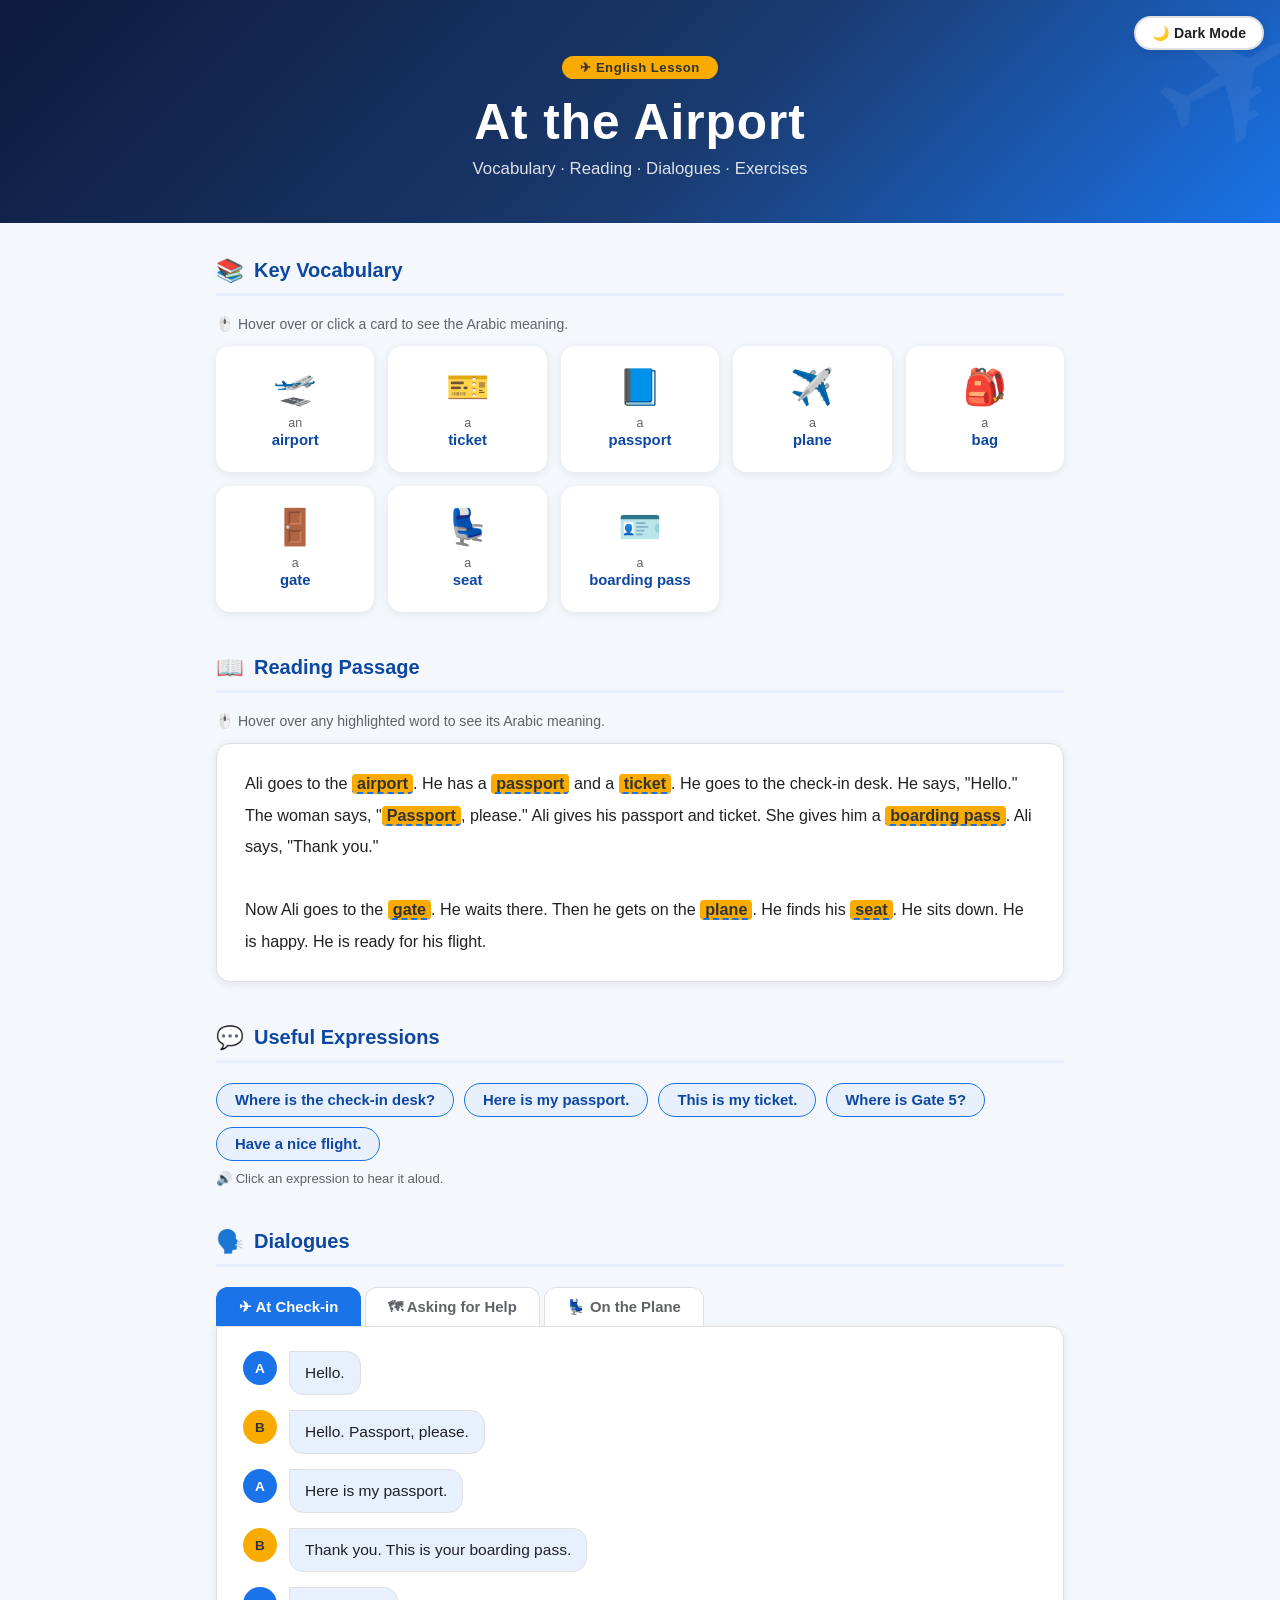
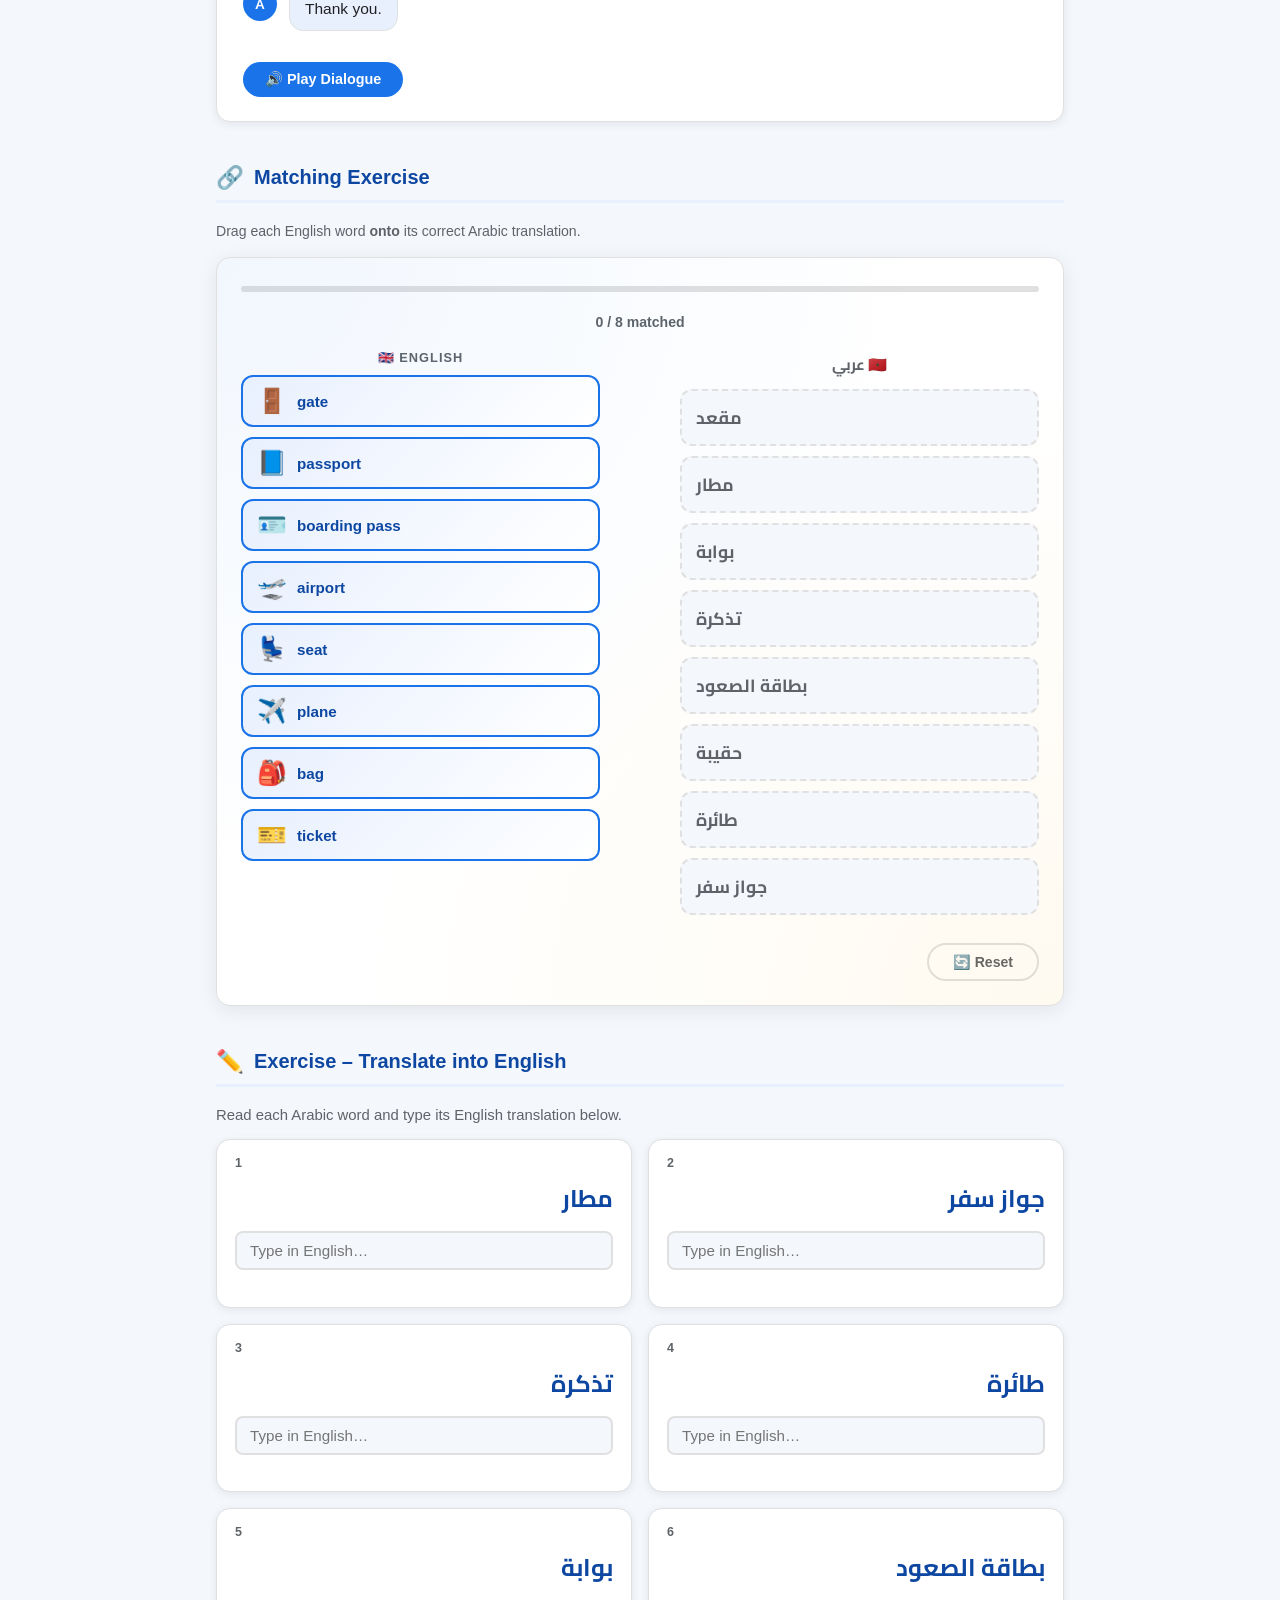
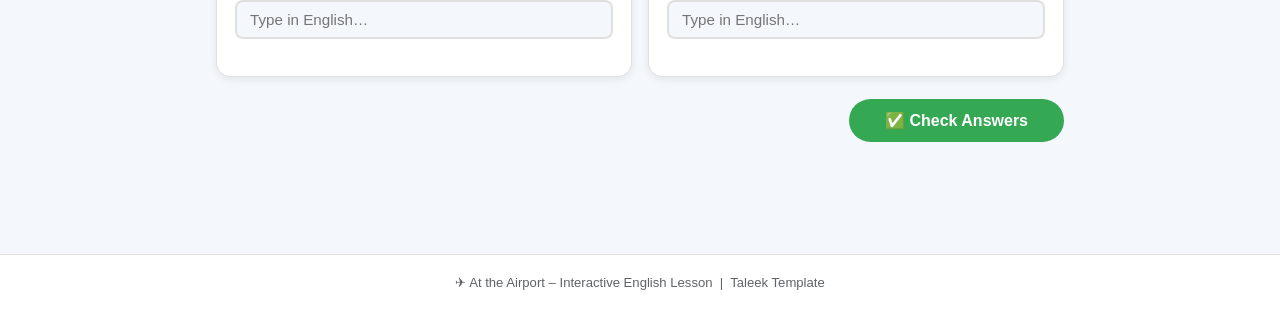
<file: Matching Quiz/at_the_airport_lesson_v4 best drag and drop ever.html>
<!DOCTYPE html>
<html lang="en" data-theme="light">
<head>
  <meta charset="UTF-8" />
  <meta name="viewport" content="width=device-width, initial-scale=1.0"/>
  <title>At the Airport – English Lesson</title>
  <link rel="preconnect" href="https://fonts.googleapis.com">
  <link rel="preconnect" href="https://fonts.gstatic.com" crossorigin>
  <link href="https://fonts.googleapis.com/css2?family=Cairo:wght@400;600;700;800&family=Amiri:ital,wght@0,400;0,700;1,400&display=swap" rel="stylesheet">
  <style>
    /* ── THEME VARIABLES ── */
    :root {
      --sky: #1a73e8;
      --sky-light: #e8f0fe;
      --sky-dark: #0d47a1;
      --accent: #f9ab00;
      --green: #34a853;
      --red: #ea4335;
      --bg: #f4f7fc;
      --bg2: #ffffff;
      --card: #ffffff;
      --text: #202124;
      --muted: #5f6368;
      --border: #e0e0e0;
      --shadow: rgba(0,0,0,.08);
      --radius: 14px;
      --tooltip-bg: #1e2a3a;
      --tooltip-text: #fff;
    }
    [data-theme="dark"] {
      --sky: #4d9cf8;
      --sky-light: #1a2a42;
      --sky-dark: #90c3ff;
      --accent: #fdd663;
      --green: #57bb7c;
      --red: #f28b82;
      --bg: #0f1117;
      --bg2: #1a1d27;
      --card: #1e2130;
      --text: #e8eaed;
      --muted: #9aa0a6;
      --border: #2e3347;
      --shadow: rgba(0,0,0,.35);
      --tooltip-bg: #e8eaed;
      --tooltip-text: #1e2130;
    }

    /* ── RESET ── */
    * { box-sizing: border-box; margin: 0; padding: 0; }
    body {
      font-family: 'Segoe UI', Arial, sans-serif;
      background: var(--bg);
      color: var(--text);
      transition: background .3s, color .3s;
    }

    /* ── DARK MODE TOGGLE ── */
    .theme-toggle {
      position: fixed; top: 16px; right: 16px; z-index: 999;
      background: var(--card); border: 2px solid var(--border);
      color: var(--text); border-radius: 50px;
      padding: 7px 16px; cursor: pointer;
      font-size: .88rem; font-weight: 700;
      box-shadow: 0 2px 10px var(--shadow);
      transition: all .25s; display: flex; align-items: center; gap: 6px;
    }
    .theme-toggle:hover { border-color: var(--sky); color: var(--sky); }

    /* ── HERO ── */
    .hero {
      background: linear-gradient(135deg, #0d1b3e 0%, #1a3a6e 55%, #1a73e8 100%);
      color: #fff;
      padding: 56px 20px 44px;
      text-align: center;
      position: relative;
      overflow: hidden;
    }
    [data-theme="dark"] .hero {
      background: linear-gradient(135deg, #07090f 0%, #0d1a32 55%, #1a2a4a 100%);
    }
    .hero::before {
      content: "✈";
      font-size: 180px;
      opacity: .06;
      position: absolute;
      top: -24px; right: -24px;
      transform: rotate(-30deg);
      pointer-events: none;
    }
    .hero h1 { font-size: clamp(1.9rem, 5vw, 3.1rem); font-weight: 800; letter-spacing: 1px; }
    .hero p  { margin-top: 8px; font-size: 1.05rem; opacity: .85; }
    .badge {
      display: inline-block; background: var(--accent); color: #333;
      border-radius: 30px; padding: 4px 18px; font-size: .82rem;
      font-weight: 700; margin-bottom: 14px; letter-spacing: .5px;
    }

    /* ── LAYOUT ── */
    .container { max-width: 880px; margin: 0 auto; padding: 34px 16px 70px; }
    section { margin-bottom: 42px; }
    .section-title {
      display: flex; align-items: center; gap: 10px;
      font-size: 1.25rem; font-weight: 700; color: var(--sky-dark);
      margin-bottom: 20px; padding-bottom: 9px;
      border-bottom: 3px solid var(--sky-light);
    }
    .section-title .icon { font-size: 1.4rem; }

    /* ── ARABIC FONT ── */
    .arabic {
      font-family: 'Cairo', 'Amiri', 'Traditional Arabic', serif;
      direction: rtl;
    }

    /* ── TOOLTIP SYSTEM ── */
    .ar-tip {
      position: relative;
      cursor: pointer;
      border-bottom: 2px dashed var(--sky);
      padding-bottom: 1px;
    }
    .ar-tip::after {
      content: attr(data-ar);
      font-family: 'Cairo', 'Amiri', serif;
      direction: rtl;
      position: absolute;
      bottom: calc(100% + 10px);
      left: 50%;
      transform: translateX(-50%);
      background: var(--tooltip-bg);
      color: var(--tooltip-text);
      padding: 6px 14px;
      border-radius: 8px;
      font-size: 1.05rem;
      font-weight: 700;
      white-space: nowrap;
      pointer-events: none;
      opacity: 0;
      transition: opacity .2s, bottom .2s;
      z-index: 100;
      box-shadow: 0 4px 14px rgba(0,0,0,.25);
    }
    .ar-tip::before {
      content: '';
      position: absolute;
      bottom: calc(100% + 4px);
      left: 50%;
      transform: translateX(-50%);
      border: 6px solid transparent;
      border-top-color: var(--tooltip-bg);
      opacity: 0;
      transition: opacity .2s;
      pointer-events: none;
      z-index: 100;
    }
    .ar-tip:hover::after,
    .ar-tip:hover::before { opacity: 1; bottom: calc(100% + 12px); }

    /* ── VOCAB CARDS ── */
    .vocab-grid {
      display: grid;
      grid-template-columns: repeat(auto-fill, minmax(145px, 1fr));
      gap: 14px;
    }
    .vocab-card {
      background: var(--card);
      border-radius: var(--radius);
      box-shadow: 0 2px 10px var(--shadow);
      padding: 18px 10px 14px;
      text-align: center;
      cursor: pointer;
      transition: transform .22s, box-shadow .22s, background .22s;
      border: 2px solid transparent;
      user-select: none;
      position: relative;
    }
    .vocab-card:hover {
      transform: translateY(-5px);
      box-shadow: 0 8px 24px rgba(26,115,232,.2);
      border-color: var(--sky);
    }
    .vocab-card.active { background: var(--sky-light); border-color: var(--sky); }
    .vocab-card .emoji { font-size: 2.2rem; display: block; margin-bottom: 8px; }
    .vocab-card .word { font-weight: 700; font-size: .93rem; color: var(--sky-dark); }
    .vocab-card .article { font-size: .78rem; color: var(--muted); margin-bottom: 2px; }
    /* Arabic meaning shown at bottom of card on hover */
    .vocab-card .ar-meaning {
      font-family: 'Cairo', serif;
      font-size: 1rem;
      font-weight: 700;
      color: var(--accent);
      display: block;
      margin-top: 8px;
      max-height: 0;
      overflow: hidden;
      opacity: 0;
      transition: max-height .3s ease, opacity .3s ease, margin .3s;
      direction: rtl;
    }
    .vocab-card:hover .ar-meaning,
    .vocab-card.active .ar-meaning {
      max-height: 40px;
      opacity: 1;
    }

    /* ── READING ── */
    .reading-box {
      background: var(--card);
      border-radius: var(--radius);
      padding: 24px 28px;
      box-shadow: 0 2px 10px var(--shadow);
      line-height: 1.95;
      font-size: 1.01rem;
      border: 1px solid var(--border);
    }
    .reading-box .highlight {
      background: var(--accent);
      color: #333;
      border-radius: 4px;
      padding: 0 5px;
      font-weight: 700;
    }
    [data-theme="dark"] .reading-box .highlight { color: #1a1d27; }

    /* ── EXPRESSIONS ── */
    .expr-list { display: flex; flex-wrap: wrap; gap: 10px; }
    .expr-chip {
      background: var(--sky-light);
      color: var(--sky-dark);
      border: 1.5px solid var(--sky);
      border-radius: 30px;
      padding: 8px 18px;
      font-size: .93rem;
      font-weight: 600;
      cursor: pointer;
      transition: background .2s, color .2s;
    }
    .expr-chip:hover, .expr-chip.spoken { background: var(--sky); color: #fff; }

    /* ── DIALOGUE TABS ── */
    .tabs { display: flex; gap: 0; flex-wrap: wrap; margin-bottom: 0; }
    .tab-btn {
      padding: 10px 22px;
      border: none;
      background: var(--bg2);
      color: var(--muted);
      font-size: .93rem;
      font-weight: 600;
      cursor: pointer;
      border-radius: 12px 12px 0 0;
      margin-right: 4px;
      transition: background .2s, color .2s;
      border: 1px solid var(--border);
      border-bottom: none;
    }
    .tab-btn.active { background: var(--sky); color: #fff; border-color: var(--sky); }
    .tab-panel {
      display: none;
      background: var(--card);
      border-radius: 0 var(--radius) var(--radius) var(--radius);
      box-shadow: 0 2px 10px var(--shadow);
      padding: 24px 26px;
      border: 1px solid var(--border);
    }
    .tab-panel.active { display: block; }
    .dialogue-line { display: flex; gap: 12px; margin-bottom: 15px; align-items: flex-start; }
    .speaker {
      min-width: 34px; height: 34px; border-radius: 50%;
      display: flex; align-items: center; justify-content: center;
      font-weight: 800; font-size: .85rem; color: #fff; flex-shrink: 0;
    }
    .speaker.a { background: var(--sky); }
    .speaker.b { background: var(--accent); color: #333; }
    .speech-bubble {
      background: var(--sky-light);
      border-radius: 0 14px 14px 14px;
      padding: 9px 15px;
      font-size: .97rem;
      line-height: 1.55;
      border: 1px solid var(--border);
    }
    .play-dialogue-btn {
      margin-top: 16px; padding: 9px 22px;
      background: var(--sky); color: #fff; border: none;
      border-radius: 30px; font-size: .9rem; font-weight: 700;
      cursor: pointer; transition: background .2s;
    }
    .play-dialogue-btn:hover { background: var(--sky-dark); }

    /* ── EXERCISE ── */
    .exercise-grid {
      display: grid; grid-template-columns: 1fr 1fr; gap: 16px;
    }
    @media (max-width: 540px) { .exercise-grid { grid-template-columns: 1fr; } }
    .ex-item {
      background: var(--card);
      border-radius: var(--radius);
      padding: 16px 18px;
      box-shadow: 0 2px 8px var(--shadow);
      border: 1px solid var(--border);
    }
    .ex-num { font-size: .78rem; font-weight: 700; color: var(--muted); margin-bottom: 6px; }
    .arabic-word {
      font-family: 'Cairo', 'Amiri', serif;
      font-size: 1.5rem;
      font-weight: 700;
      color: var(--sky-dark);
      direction: rtl;
      text-align: right;
      margin-bottom: 10px;
      display: block;
    }
    .ex-input {
      width: 100%; border: 2px solid var(--border); border-radius: 8px;
      padding: 9px 13px; font-size: .95rem;
      background: var(--bg); color: var(--text);
      transition: border .2s; outline: none;
    }
    .ex-input:focus { border-color: var(--sky); }
    .ex-input.correct { border-color: var(--green); background: #e6f4ea; color: #1a3a1e; }
    .ex-input.wrong   { border-color: var(--red);   background: #fce8e6; color: #3a1a1a; }
    [data-theme="dark"] .ex-input.correct { background: #1a3a1e; color: #b6e5c0; }
    [data-theme="dark"] .ex-input.wrong   { background: #3a1a1e; color: #f5b0a8; }
    .feedback { font-size: .82rem; margin-top: 6px; font-weight: 600; min-height: 1.1em; }
    .feedback.correct { color: var(--green); }
    .feedback.wrong   { color: var(--red); }

    .check-btn {
      margin-top: 22px; padding: 12px 36px;
      background: var(--green); color: #fff; border: none;
      border-radius: 30px; font-size: 1rem; font-weight: 700;
      cursor: pointer; transition: background .2s; display: block; margin-left: auto;
    }
    .check-btn:hover { background: #2d8e47; }
    .score-box {
      margin-top: 18px; background: var(--sky-light); border-radius: var(--radius);
      padding: 14px 20px; text-align: center; font-size: 1.1rem;
      font-weight: 700; color: var(--sky-dark); display: none;
      border: 1px solid var(--border);
    }

    /* ── FOOTER ── */
    footer {
      text-align: center; padding: 20px;
      font-size: .82rem; color: var(--muted);
      border-top: 1px solid var(--border);
      background: var(--bg2);
    }
  
    /* ══════════════════════════════
       MATCHING EXERCISE
    ══════════════════════════════ */
    .match-wrapper {
      background: var(--card);
      border-radius: var(--radius);
      border: 1px solid var(--border);
      box-shadow: 0 4px 20px var(--shadow);
      padding: 28px 24px 24px;
      position: relative;
      overflow: hidden;
    }
    .match-wrapper::before {
      content: '';
      position: absolute; inset: 0;
      background: radial-gradient(ellipse at top left, rgba(26,115,232,.06) 0%, transparent 60%),
                  radial-gradient(ellipse at bottom right, rgba(249,171,0,.06) 0%, transparent 60%);
      pointer-events: none;
    }

    /* progress */
    .match-progress-bar {
      height: 6px; border-radius: 30px;
      background: var(--border); margin-bottom: 22px; overflow: hidden;
    }
    .match-progress-fill {
      height: 100%; border-radius: 30px; width: 0%;
      background: linear-gradient(90deg, var(--sky), var(--green));
      transition: width .5s cubic-bezier(.4,0,.2,1);
    }
    .match-status {
      text-align: center; font-size: .88rem; color: var(--muted);
      margin-bottom: 20px; font-weight: 600;
    }

    /* two columns */
    .match-columns {
      display: grid;
      grid-template-columns: 1fr 60px 1fr;
      gap: 10px;
      align-items: start;
    }
    .match-col-title {
      text-align: center; font-size: .8rem; font-weight: 700;
      color: var(--muted); letter-spacing: 1px; text-transform: uppercase;
      margin-bottom: 10px;
    }
    .match-col-title.arabic-title { font-family: 'Cairo', serif; font-size: .95rem; letter-spacing: 0; }

    /* connector SVG column */
    .match-svg-col { position: relative; }
    #connectorSVG {
      width: 60px; position: absolute; top: 0; left: 0;
      pointer-events: none; overflow: visible;
    }

    /* drag card */
    .en-card {
      background: linear-gradient(135deg, var(--sky-light), var(--card));
      border: 2px solid var(--sky);
      border-radius: 12px;
      padding: 10px 14px;
      margin-bottom: 10px;
      cursor: grab;
      display: flex; align-items: center; gap: 10px;
      font-weight: 700; font-size: .95rem; color: var(--sky-dark);
      transition: transform .18s, box-shadow .18s, opacity .18s;
      user-select: none;
      position: relative;
      touch-action: none;
    }
    .en-card:hover { transform: translateX(4px) scale(1.03); box-shadow: 0 6px 20px rgba(26,115,232,.25); }
    .en-card.dragging { opacity: .35; cursor: grabbing; transform: scale(.97); }
    .en-card.matched {
      background: linear-gradient(135deg, #e6f4ea, #d4edda);
      border-color: var(--green); color: #1a3a22;
      cursor: default; pointer-events: none;
      animation: matchPop .45s cubic-bezier(.36,.07,.19,.97);
    }
    [data-theme="dark"] .en-card.matched { background: linear-gradient(135deg,#1a3a22,#1e4428); color: #a8d5b5; }
    .en-card .card-emoji { font-size: 1.5rem; flex-shrink: 0; }
    .en-card .check-icon {
      position: absolute; right: 10px; top: 50%; transform: translateY(-50%);
      font-size: 1.1rem; opacity: 0; transition: opacity .3s;
    }
    .en-card.matched .check-icon { opacity: 1; }

    /* drop zone */
    .ar-drop {
      background: var(--bg);
      border: 2.5px dashed var(--border);
      border-radius: 12px;
      padding: 10px 14px;
      margin-bottom: 10px;
      font-family: 'Cairo', serif;
      font-size: 1.1rem; font-weight: 700;
      direction: rtl; text-align: right;
      color: var(--muted);
      min-height: 50px; display: flex; align-items: center; justify-content: flex-end;
      transition: border-color .2s, background .2s, transform .2s;
      position: relative;
    }
    .ar-drop.drag-over {
      border-color: var(--sky); background: var(--sky-light);
      transform: scale(1.03);
      color: var(--sky-dark);
    }
    .ar-drop.matched-zone {
      border-style: solid; border-color: var(--green);
      background: linear-gradient(135deg, #e6f4ea, #d4edda);
      color: #1a3a22;
      animation: matchPop .45s cubic-bezier(.36,.07,.19,.97);
    }
    [data-theme="dark"] .ar-drop.matched-zone { background: linear-gradient(135deg,#1a3a22,#1e4428); color: #a8d5b5; }
    .ar-drop.wrong-zone {
      border-color: var(--red); background: #fce8e6;
      animation: shake .4s;
    }
    [data-theme="dark"] .ar-drop.wrong-zone { background: #3a1a1e; }

    /* animations */
    @keyframes matchPop {
      0%   { transform: scale(1); }
      30%  { transform: scale(1.08); }
      60%  { transform: scale(.97); }
      100% { transform: scale(1); }
    }
    @keyframes shake {
      0%,100% { transform: translateX(0); }
      20%     { transform: translateX(-8px); }
      40%     { transform: translateX(8px); }
      60%     { transform: translateX(-6px); }
      80%     { transform: translateX(6px); }
    }
    @keyframes confettiFall {
      0%   { transform: translateY(-20px) rotate(0deg); opacity: 1; }
      100% { transform: translateY(100px) rotate(360deg); opacity: 0; }
    }

    /* floating ghost while dragging */
    #dragGhost {
      position: fixed; pointer-events: none; z-index: 9999;
      background: var(--sky); color: #fff;
      border-radius: 10px; padding: 8px 16px;
      font-weight: 700; font-size: .95rem;
      box-shadow: 0 8px 24px rgba(26,115,232,.45);
      transform: rotate(-3deg) scale(1.05);
      display: none; align-items: center; gap: 8px;
      transition: none;
    }

    /* celebration overlay */
    .celebration {
      display: none; position: absolute; inset: 0;
      background: rgba(var(--sky-dark-rgb, 13,71,161),.92);
      border-radius: var(--radius);
      flex-direction: column; align-items: center; justify-content: center;
      z-index: 20; gap: 10px;
      animation: fadeIn .4s ease;
    }
    [data-theme="dark"] .celebration { background: rgba(10,20,40,.93); }
    .celebration.show { display: flex; }
    @keyframes fadeIn { from { opacity:0; } to { opacity:1; } }
    .celebration h2 { color: #fff; font-size: 2rem; font-weight: 800; }
    .celebration p  { color: rgba(255,255,255,.85); font-size: 1.05rem; }
    .confetti-piece {
      position: absolute; width: 10px; height: 10px; border-radius: 2px;
      animation: confettiFall linear forwards;
    }
    .play-again-btn {
      margin-top: 10px; padding: 11px 30px;
      background: var(--accent); color: #333; border: none;
      border-radius: 30px; font-size: 1rem; font-weight: 800;
      cursor: pointer; transition: transform .15s;
    }
    .play-again-btn:hover { transform: scale(1.06); }

    /* reset btn */
    .match-reset {
      margin-top: 18px; padding: 9px 24px;
      background: transparent; color: var(--muted);
      border: 2px solid var(--border); border-radius: 30px;
      font-size: .88rem; font-weight: 600; cursor: pointer;
      transition: all .2s; display: block; margin-left: auto;
    }
    .match-reset:hover { border-color: var(--sky); color: var(--sky); }

    @media (max-width: 560px) {
      .match-columns { grid-template-columns: 1fr 30px 1fr; gap:6px; }
      .en-card { padding: 8px 10px; font-size:.82rem; gap:6px; }
      .en-card .card-emoji { font-size:1.2rem; }
      .ar-drop { font-size:.95rem; padding:8px 10px; }
      #connectorSVG { width:30px; }
    }

  </style>
</head>
<body>

<!-- DARK MODE TOGGLE -->
<button class="theme-toggle" onclick="toggleTheme()" id="themeBtn">🌙 Dark Mode</button>

<!-- HERO -->
<div class="hero">
  <span class="badge">✈ English Lesson</span>
  <h1>At the Airport</h1>
  <p>Vocabulary · Reading · Dialogues · Exercises</p>
</div>

<div class="container">

  <!-- VOCABULARY -->
  <section id="vocab">
    <div class="section-title"><span class="icon">📚</span> Key Vocabulary</div>
    <p style="font-size:.88rem;color:var(--muted);margin-bottom:14px;">🖱️ Hover over or click a card to see the Arabic meaning.</p>
    <div class="vocab-grid">
      <div class="vocab-card" onclick="toggleCard(this)">
        <span class="emoji">🛫</span>
        <div class="article">an</div>
        <div class="word">airport</div>
        <span class="ar-meaning arabic">مطار</span>
      </div>
      <div class="vocab-card" onclick="toggleCard(this)">
        <span class="emoji">🎫</span>
        <div class="article">a</div>
        <div class="word">ticket</div>
        <span class="ar-meaning arabic">تذكرة</span>
      </div>
      <div class="vocab-card" onclick="toggleCard(this)">
        <span class="emoji">📘</span>
        <div class="article">a</div>
        <div class="word">passport</div>
        <span class="ar-meaning arabic">جواز سفر</span>
      </div>
      <div class="vocab-card" onclick="toggleCard(this)">
        <span class="emoji">✈️</span>
        <div class="article">a</div>
        <div class="word">plane</div>
        <span class="ar-meaning arabic">طائرة</span>
      </div>
      <div class="vocab-card" onclick="toggleCard(this)">
        <span class="emoji">🎒</span>
        <div class="article">a</div>
        <div class="word">bag</div>
        <span class="ar-meaning arabic">حقيبة</span>
      </div>
      <div class="vocab-card" onclick="toggleCard(this)">
        <span class="emoji">🚪</span>
        <div class="article">a</div>
        <div class="word">gate</div>
        <span class="ar-meaning arabic">بوابة</span>
      </div>
      <div class="vocab-card" onclick="toggleCard(this)">
        <span class="emoji">💺</span>
        <div class="article">a</div>
        <div class="word">seat</div>
        <span class="ar-meaning arabic">مقعد</span>
      </div>
      <div class="vocab-card" onclick="toggleCard(this)">
        <span class="emoji">🪪</span>
        <div class="article">a</div>
        <div class="word">boarding pass</div>
        <span class="ar-meaning arabic">بطاقة الصعود</span>
      </div>
    </div>
  </section>

  <!-- READING -->
  <section id="reading">
    <div class="section-title"><span class="icon">📖</span> Reading Passage</div>
    <p style="font-size:.88rem;color:var(--muted);margin-bottom:14px;">🖱️ Hover over any highlighted word to see its Arabic meaning.</p>
    <div class="reading-box">
      Ali goes to the <span class="highlight ar-tip" data-ar="مطار">airport</span>.
      He has a <span class="highlight ar-tip" data-ar="جواز سفر">passport</span>
      and a <span class="highlight ar-tip" data-ar="تذكرة">ticket</span>.
      He goes to the check-in desk. He says, "Hello." The woman says,
      "<span class="highlight ar-tip" data-ar="جواز سفر">Passport</span>, please."
      Ali gives his passport and ticket. She gives him a
      <span class="highlight ar-tip" data-ar="بطاقة الصعود">boarding pass</span>.
      Ali says, "Thank you."
      <br><br>
      Now Ali goes to the <span class="highlight ar-tip" data-ar="بوابة">gate</span>.
      He waits there. Then he gets on the <span class="highlight ar-tip" data-ar="طائرة">plane</span>.
      He finds his <span class="highlight ar-tip" data-ar="مقعد">seat</span>.
      He sits down. He is happy. He is ready for his flight.
    </div>
  </section>

  <!-- EXPRESSIONS -->
  <section id="expressions">
    <div class="section-title"><span class="icon">💬</span> Useful Expressions</div>
    <div class="expr-list">
      <span class="expr-chip" onclick="speakText(this, 'Where is the check-in desk?')">Where is the check-in desk?</span>
      <span class="expr-chip" onclick="speakText(this, 'Here is my passport.')">Here is my passport.</span>
      <span class="expr-chip" onclick="speakText(this, 'This is my ticket.')">This is my ticket.</span>
      <span class="expr-chip" onclick="speakText(this, 'Where is Gate 5?')">Where is Gate 5?</span>
      <span class="expr-chip" onclick="speakText(this, 'Have a nice flight.')">Have a nice flight.</span>
    </div>
    <p style="margin-top:10px; font-size:.82rem; color:var(--muted);">🔊 Click an expression to hear it aloud.</p>
  </section>

  <!-- DIALOGUES -->
  <section id="dialogues">
    <div class="section-title"><span class="icon">🗣️</span> Dialogues</div>
    <div class="tabs">
      <button class="tab-btn active" onclick="openTab('d1', this)">✈ At Check-in</button>
      <button class="tab-btn" onclick="openTab('d2', this)">🗺 Asking for Help</button>
      <button class="tab-btn" onclick="openTab('d3', this)">💺 On the Plane</button>
    </div>

    <div class="tab-panel active" id="d1">
      <div class="dialogue-line"><span class="speaker a">A</span><div class="speech-bubble">Hello.</div></div>
      <div class="dialogue-line"><span class="speaker b">B</span><div class="speech-bubble">Hello. Passport, please.</div></div>
      <div class="dialogue-line"><span class="speaker a">A</span><div class="speech-bubble">Here is my passport.</div></div>
      <div class="dialogue-line"><span class="speaker b">B</span><div class="speech-bubble">Thank you. This is your boarding pass.</div></div>
      <div class="dialogue-line"><span class="speaker a">A</span><div class="speech-bubble">Thank you.</div></div>
      <button class="play-dialogue-btn" onclick="playDialogue(['Hello.','Hello. Passport, please.','Here is my passport.','Thank you. This is your boarding pass.','Thank you.'])">🔊 Play Dialogue</button>
    </div>

    <div class="tab-panel" id="d2">
      <div class="dialogue-line"><span class="speaker a">A</span><div class="speech-bubble">Excuse me. Where is Gate 5?</div></div>
      <div class="dialogue-line"><span class="speaker b">B</span><div class="speech-bubble">Gate 5 is over there.</div></div>
      <div class="dialogue-line"><span class="speaker a">A</span><div class="speech-bubble">Thank you.</div></div>
      <div class="dialogue-line"><span class="speaker b">B</span><div class="speech-bubble">You're welcome.</div></div>
      <button class="play-dialogue-btn" onclick="playDialogue(['Excuse me. Where is Gate 5?','Gate 5 is over there.','Thank you.','You are welcome.'])">🔊 Play Dialogue</button>
    </div>

    <div class="tab-panel" id="d3">
      <div class="dialogue-line"><span class="speaker a">A</span><div class="speech-bubble">Is this seat 12A?</div></div>
      <div class="dialogue-line"><span class="speaker b">B</span><div class="speech-bubble">Yes, it is.</div></div>
      <div class="dialogue-line"><span class="speaker a">A</span><div class="speech-bubble">Thank you.</div></div>
      <div class="dialogue-line"><span class="speaker b">B</span><div class="speech-bubble">Have a nice flight.</div></div>
      <button class="play-dialogue-btn" onclick="playDialogue(['Is this seat 12A?','Yes, it is.','Thank you.','Have a nice flight.'])">🔊 Play Dialogue</button>
    </div>
  </section>


  <!-- MATCHING EXERCISE -->
  <section id="matching">
    <div class="section-title"><span class="icon">🔗</span> Matching Exercise</div>
    <p style="font-size:.88rem;color:var(--muted);margin-bottom:18px;">Drag each English word <strong>onto</strong> its correct Arabic translation.</p>

    <div class="match-wrapper" id="matchWrapper">
      <!-- progress -->
      <div class="match-progress-bar"><div class="match-progress-fill" id="matchFill"></div></div>
      <div class="match-status" id="matchStatus">0 / 8 matched</div>

      <div class="match-columns">
        <!-- English draggables -->
        <div id="enCol">
          <div class="match-col-title">🇬🇧 English</div>
          <!-- filled by JS -->
        </div>
        <!-- SVG connector -->
        <div class="match-svg-col" id="svgCol" style="min-height:460px;">
          <svg id="connectorSVG" height="460"><defs>
            <marker id="arrow" markerWidth="8" markerHeight="8" refX="4" refY="4" orient="auto">
              <circle cx="4" cy="4" r="3" fill="var(--green)"/>
            </marker>
          </defs></svg>
        </div>
        <!-- Arabic drop zones -->
        <div id="arCol">
          <div class="match-col-title arabic-title">عربي 🇲🇦</div>
          <!-- filled by JS -->
        </div>
      </div>

      <button class="match-reset" onclick="resetMatching()">🔄 Reset</button>

      <!-- Celebration overlay -->
      <div class="celebration" id="celebration">
        <div id="confettiContainer"></div>
        <div style="font-size:3rem">🎉</div>
        <h2>Well done!</h2>
        <p>You matched all 8 words correctly!</p>
        <button class="play-again-btn" onclick="resetMatching()">🔄 Play Again</button>
      </div>
    </div>
  </section>

  <!-- Floating drag ghost -->
  <div id="dragGhost"><span id="ghostEmoji"></span><span id="ghostText"></span></div>

  <!-- EXERCISE -->
  <section id="exercise">
    <div class="section-title"><span class="icon">✏️</span> Exercise – Translate into English</div>
    <p style="margin-bottom:16px; color:var(--muted); font-size:.93rem;">Read each Arabic word and type its English translation below.</p>
    <div class="exercise-grid">
      <div class="ex-item">
        <div class="ex-num">1</div>
        <span class="arabic-word arabic">مطار</span>
        <input class="ex-input" type="text" placeholder="Type in English…" data-answer="airport" oninput="clearFeedback(this)">
        <div class="feedback"></div>
      </div>
      <div class="ex-item">
        <div class="ex-num">2</div>
        <span class="arabic-word arabic">جواز سفر</span>
        <input class="ex-input" type="text" placeholder="Type in English…" data-answer="passport" oninput="clearFeedback(this)">
        <div class="feedback"></div>
      </div>
      <div class="ex-item">
        <div class="ex-num">3</div>
        <span class="arabic-word arabic">تذكرة</span>
        <input class="ex-input" type="text" placeholder="Type in English…" data-answer="ticket" oninput="clearFeedback(this)">
        <div class="feedback"></div>
      </div>
      <div class="ex-item">
        <div class="ex-num">4</div>
        <span class="arabic-word arabic">طائرة</span>
        <input class="ex-input" type="text" placeholder="Type in English…" data-answer="plane|airplane" oninput="clearFeedback(this)">
        <div class="feedback"></div>
      </div>
      <div class="ex-item">
        <div class="ex-num">5</div>
        <span class="arabic-word arabic">بوابة</span>
        <input class="ex-input" type="text" placeholder="Type in English…" data-answer="gate" oninput="clearFeedback(this)">
        <div class="feedback"></div>
      </div>
      <div class="ex-item">
        <div class="ex-num">6</div>
        <span class="arabic-word arabic">بطاقة الصعود</span>
        <input class="ex-input" type="text" placeholder="Type in English…" data-answer="boarding pass" oninput="clearFeedback(this)">
        <div class="feedback"></div>
      </div>
    </div>
    <button class="check-btn" onclick="checkAnswers()">✅ Check Answers</button>
    <div class="score-box" id="scoreBox"></div>
  </section>

</div>

<footer>✈ At the Airport – Interactive English Lesson &nbsp;|&nbsp; Taleek Template</footer>

<script>
  // ── DARK MODE ──
  function toggleTheme() {
    const html = document.documentElement;
    const btn = document.getElementById('themeBtn');
    if (html.getAttribute('data-theme') === 'light') {
      html.setAttribute('data-theme', 'dark');
      btn.textContent = '☀️ Light Mode';
    } else {
      html.setAttribute('data-theme', 'light');
      btn.textContent = '🌙 Dark Mode';
    }
  }
  // Auto-detect system preference
  if (window.matchMedia && window.matchMedia('(prefers-color-scheme: dark)').matches) {
    document.documentElement.setAttribute('data-theme', 'dark');
    document.getElementById('themeBtn').textContent = '☀️ Light Mode';
  }

  // ── VOCAB CARD TOGGLE ──
  function toggleCard(el) {
    el.classList.toggle('active');
  }

  // ── TABS ──
  function openTab(id, btn) {
    document.querySelectorAll('.tab-panel').forEach(p => p.classList.remove('active'));
    document.querySelectorAll('.tab-btn').forEach(b => b.classList.remove('active'));
    document.getElementById(id).classList.add('active');
    btn.classList.add('active');
  }

  // ── SPEECH ──
  function speakText(el, text) {
    if (!window.speechSynthesis) return;
    window.speechSynthesis.cancel();
    const u = new SpeechSynthesisUtterance(text);
    u.lang = 'en-US'; u.rate = 0.9;
    el.classList.add('spoken');
    u.onend = () => el.classList.remove('spoken');
    window.speechSynthesis.speak(u);
  }

  function playDialogue(lines) {
    if (!window.speechSynthesis) return;
    window.speechSynthesis.cancel();
    let i = 0;
    function next() {
      if (i >= lines.length) return;
      const u = new SpeechSynthesisUtterance(lines[i++]);
      u.lang = 'en-US'; u.rate = 0.85;
      u.onend = () => setTimeout(next, 420);
      window.speechSynthesis.speak(u);
    }
    next();
  }

  // ── EXERCISE ──
  function clearFeedback(input) {
    input.classList.remove('correct','wrong');
    input.nextElementSibling.textContent = '';
    input.nextElementSibling.className = 'feedback';
    document.getElementById('scoreBox').style.display = 'none';
  }

  function checkAnswers() {
    const inputs = document.querySelectorAll('.ex-input');
    let correct = 0;
    inputs.forEach(inp => {
      const val = inp.value.trim().toLowerCase();
      const answers = inp.dataset.answer.toLowerCase().split('|');
      const fb = inp.nextElementSibling;
      if (answers.includes(val)) {
        inp.classList.add('correct'); inp.classList.remove('wrong');
        fb.textContent = '✔ Correct!'; fb.className = 'feedback correct';
        correct++;
      } else if (val === '') {
        fb.textContent = 'Please enter an answer.'; fb.className = 'feedback wrong';
      } else {
        inp.classList.add('wrong'); inp.classList.remove('correct');
        fb.textContent = '✘ Try again! Answer: ' + inp.dataset.answer.split('|').join(' or ');
        fb.className = 'feedback wrong';
      }
    });
    const box = document.getElementById('scoreBox');
    box.style.display = 'block';
    const pct = Math.round((correct / inputs.length) * 100);
    const emoji = pct === 100 ? '🎉' : pct >= 50 ? '👍' : '💪';
    box.textContent = emoji + ' Your score: ' + correct + ' / ' + inputs.length + ' (' + pct + '%)';
  }

  // ══════════════════════════════
  //   MATCHING EXERCISE JS
  // ══════════════════════════════
  const VOCAB = [
    { en: 'airport',      ar: 'مطار',          emoji: '🛫' },
    { en: 'ticket',       ar: 'تذكرة',          emoji: '🎫' },
    { en: 'passport',     ar: 'جواز سفر',       emoji: '📘' },
    { en: 'plane',        ar: 'طائرة',          emoji: '✈️' },
    { en: 'bag',          ar: 'حقيبة',          emoji: '🎒' },
    { en: 'gate',         ar: 'بوابة',          emoji: '🚪' },
    { en: 'seat',         ar: 'مقعد',           emoji: '💺' },
    { en: 'boarding pass',ar: 'بطاقة الصعود',   emoji: '🪪' },
  ];

  let matchCount = 0;
  let draggedWord = null;
  const connections = []; // {enId, arId}
  let connectorReflowRaf = null;

  function syncConnectorSurface() {
    const svg = document.getElementById('connectorSVG');
    const svgCol = document.getElementById('svgCol');
    const enCol = document.getElementById('enCol');
    const arCol = document.getElementById('arCol');
    if (!svg || !svgCol || !enCol || !arCol) return;
    const h = Math.max(enCol.offsetHeight, arCol.offsetHeight, 460);
    svg.setAttribute('height', h);
    svgCol.style.minHeight = h + 'px';
  }

  function clearConnectorPaths() {
    const svg = document.getElementById('connectorSVG');
    if (!svg) return;
    svg.querySelectorAll('.connector-line').forEach(line => line.remove());
  }

  function redrawConnectors(animate = false) {
    clearConnectorPaths();
    connections.forEach(conn => {
      const enCard = document.getElementById(conn.enId);
      const arZone = document.getElementById(conn.arId);
      if (enCard && arZone) drawConnector(enCard, arZone, animate);
    });
  }

  function scheduleConnectorReflow() {
    if (connectorReflowRaf) cancelAnimationFrame(connectorReflowRaf);
    connectorReflowRaf = requestAnimationFrame(() => {
      connectorReflowRaf = null;
      syncConnectorSurface();
      redrawConnectors(false);
    });
  }

  function shuffle(arr) {
    const a = [...arr];
    for (let i = a.length - 1; i > 0; i--) {
      const j = Math.floor(Math.random() * (i + 1));
      [a[i], a[j]] = [a[j], a[i]];
    }
    return a;
  }

  function buildMatching() {
    matchCount = 0;
    connections.length = 0;
    clearConnectorPaths();
    document.getElementById('matchFill').style.width = '0%';
    document.getElementById('matchStatus').textContent = '0 / 8 matched';
    document.getElementById('celebration').classList.remove('show');

    const enCol = document.getElementById('enCol');
    const arCol = document.getElementById('arCol');
    enCol.innerHTML = '<div class="match-col-title">🇬🇧 English</div>';
    arCol.innerHTML = '<div class="match-col-title arabic-title">عربي 🇲🇦</div>';

    const shuffledEn = shuffle(VOCAB);
    const shuffledAr = shuffle(VOCAB);

    shuffledEn.forEach((v, i) => {
      const card = document.createElement('div');
      card.className = 'en-card';
      card.draggable = true;
      card.dataset.word = v.en;
      card.dataset.idx = i;
      card.id = 'en_' + v.en.replace(/ /g,'_');
      card.innerHTML = `<span class="card-emoji">${v.emoji}</span><span>${v.en}</span><span class="check-icon">✅</span>`;
      addDragListeners(card);
      enCol.appendChild(card);
    });

    shuffledAr.forEach((v, i) => {
      const zone = document.createElement('div');
      zone.className = 'ar-drop';
      zone.dataset.ar = v.ar;
      zone.dataset.en = v.en;
      zone.id = 'ar_' + v.en.replace(/ /g,'_');
      zone.textContent = v.ar;
      addDropListeners(zone);
      arCol.appendChild(zone);
    });

    // Resize SVG to match column height
    requestAnimationFrame(() => {
      syncConnectorSurface();
      redrawConnectors(false);
    });
  }

  // ── DRAG (desktop) ──
  function addDragListeners(card) {
    card.addEventListener('dragstart', e => {
      draggedWord = card.dataset.word;
      card.classList.add('dragging');
      e.dataTransfer.effectAllowed = 'move';
      // ghost
      const ghost = document.getElementById('dragGhost');
      document.getElementById('ghostEmoji').textContent = card.querySelector('.card-emoji').textContent + ' ';
      document.getElementById('ghostText').textContent = card.querySelector('span:nth-child(2)').textContent;
      ghost.style.display = 'flex';
      e.dataTransfer.setDragImage(document.createElement('div'), 0, 0);
    });
    card.addEventListener('dragend', e => {
      card.classList.remove('dragging');
      document.getElementById('dragGhost').style.display = 'none';
      draggedWord = null;
    });
  }

  document.addEventListener('dragover', e => {
    const g = document.getElementById('dragGhost');
    if (g.style.display === 'flex') {
      g.style.left = (e.clientX + 14) + 'px';
      g.style.top  = (e.clientY - 20) + 'px';
    }
  });

  function addDropListeners(zone) {
    zone.addEventListener('dragover', e => { e.preventDefault(); zone.classList.add('drag-over'); });
    zone.addEventListener('dragleave', () => zone.classList.remove('drag-over'));
    zone.addEventListener('drop', e => {
      e.preventDefault();
      zone.classList.remove('drag-over');
      handleMatch(draggedWord, zone);
    });
  }

  // ── TOUCH (mobile) ──
  let touchGhost = null, touchCard = null;

  document.addEventListener('DOMContentLoaded', () => {
    buildMatching();
    window.addEventListener('resize', scheduleConnectorReflow, { passive: true });
    window.addEventListener('orientationchange', () => setTimeout(scheduleConnectorReflow, 60));
    document.querySelectorAll('.en-card').forEach(card => {
      card.addEventListener('touchstart', touchStart, { passive: false });
    });
  });

  function touchStart(e) {
    e.preventDefault();
    touchCard = e.currentTarget;
    draggedWord = touchCard.dataset.word;
    touchCard.classList.add('dragging');
    // create ghost
    touchGhost = touchCard.cloneNode(true);
    touchGhost.style.cssText = `position:fixed;z-index:9999;opacity:.85;pointer-events:none;
      width:${touchCard.offsetWidth}px;transform:rotate(-3deg) scale(1.05);
      box-shadow:0 8px 24px rgba(26,115,232,.45);`;
    document.body.appendChild(touchGhost);
    moveTouchGhost(e.touches[0]);
    document.addEventListener('touchmove', touchMove, { passive: false });
    document.addEventListener('touchend', touchEnd);
  }

  function moveTouchGhost(t) {
    if (!touchGhost) return;
    touchGhost.style.left = (t.clientX - touchGhost.offsetWidth / 2) + 'px';
    touchGhost.style.top  = (t.clientY - touchGhost.offsetHeight / 2) + 'px';
  }

  function touchMove(e) {
    e.preventDefault();
    moveTouchGhost(e.touches[0]);
    // highlight drop zone under finger
    document.querySelectorAll('.ar-drop').forEach(z => z.classList.remove('drag-over'));
    const el = document.elementFromPoint(e.touches[0].clientX, e.touches[0].clientY);
    const zone = el ? el.closest('.ar-drop') : null;
    if (zone) zone.classList.add('drag-over');
  }

  function touchEnd(e) {
    document.removeEventListener('touchmove', touchMove);
    document.removeEventListener('touchend', touchEnd);
    document.querySelectorAll('.ar-drop').forEach(z => z.classList.remove('drag-over'));
    if (touchGhost) { touchGhost.remove(); touchGhost = null; }
    if (touchCard) touchCard.classList.remove('dragging');
    const t = e.changedTouches[0];
    const el = document.elementFromPoint(t.clientX, t.clientY);
    const zone = el ? el.closest('.ar-drop') : null;
    if (zone && draggedWord) handleMatch(draggedWord, zone);
    draggedWord = null; touchCard = null;
  }

  // ── MATCH LOGIC ──
  function handleMatch(word, zone) {
    if (!word) return;
    if (zone.classList.contains('matched-zone')) return; // already matched
    const enCard = document.getElementById('en_' + word.replace(/ /g,'_'));
    if (!enCard || enCard.classList.contains('matched')) return;

    if (zone.dataset.en === word) {
      // ✅ correct
      zone.classList.add('matched-zone');
      enCard.classList.add('matched');
      matchCount++;
      connections.push({ enId: enCard.id, arId: zone.id });
      drawConnector(enCard, zone, true);
      updateProgress();
      if (matchCount === VOCAB.length) setTimeout(celebrate, 600);
    } else {
      // ❌ wrong — shake
      zone.classList.add('wrong-zone');
      setTimeout(() => zone.classList.remove('wrong-zone'), 450);
    }
  }

  // ── CONNECTOR LINES ──
  function drawConnector(enCard, arZone, animate = true) {
    const svg = document.getElementById('connectorSVG');
    if (!svg || !enCard || !arZone) return;
    syncConnectorSurface();
    const svgRect = svg.getBoundingClientRect();
    const eRect = enCard.getBoundingClientRect();
    const aRect = arZone.getBoundingClientRect();
    const x1 = eRect.right - svgRect.left;
    const y1 = eRect.top + eRect.height / 2 - svgRect.top;
    const x2 = aRect.left - svgRect.left;
    const y2 = aRect.top + aRect.height / 2 - svgRect.top;
    const svgWidth = svgRect.width || svg.clientWidth || 0;
    const mx = svgWidth / 2;
    const line = document.createElementNS('http://www.w3.org/2000/svg', 'path');
    line.classList.add('connector-line');
    line.setAttribute('d', `M${x1},${y1} C${mx},${y1} ${mx},${y2} ${x2},${y2}`);
    line.setAttribute('stroke', 'var(--green)');
    line.setAttribute('stroke-width', '2.5');
    line.setAttribute('fill', 'none');
    line.setAttribute('marker-end', 'url(#arrow)');
    svg.appendChild(line);
    const len = line.getTotalLength();
    line.setAttribute('stroke-dasharray', String(len));
    if (animate) {
      line.setAttribute('stroke-dashoffset', String(len));
      line.style.transition = 'stroke-dashoffset .5s ease';
      requestAnimationFrame(() => line.setAttribute('stroke-dashoffset', '0'));
    } else {
      line.setAttribute('stroke-dashoffset', '0');
    }
  }

  // ── PROGRESS ──
  function updateProgress() {
    const pct = (matchCount / VOCAB.length) * 100;
    document.getElementById('matchFill').style.width = pct + '%';
    document.getElementById('matchStatus').textContent = matchCount + ' / ' + VOCAB.length + ' matched';
  }

  // ── CELEBRATE ──
  function celebrate() {
    const cel = document.getElementById('celebration');
    const cont = document.getElementById('confettiContainer');
    cont.innerHTML = '';
    const colors = ['#1a73e8','#f9ab00','#34a853','#ea4335','#9c27b0','#ff6d00'];
    for (let i = 0; i < 40; i++) {
      const p = document.createElement('div');
      p.className = 'confetti-piece';
      p.style.cssText = `
        left:${Math.random()*100}%;
        top:${Math.random()*40}%;
        background:${colors[i%colors.length]};
        width:${6+Math.random()*10}px;
        height:${6+Math.random()*10}px;
        border-radius:${Math.random()>0.5?'50%':'2px'};
        animation-duration:${.8+Math.random()*1.2}s;
        animation-delay:${Math.random()*.5}s;
      `;
      cont.appendChild(p);
    }
    cel.classList.add('show');
  }

  // ── RESET ──
  function resetMatching() {
    clearConnectorPaths();
    buildMatching();
    // re-attach touch listeners
    document.querySelectorAll('.en-card').forEach(card => {
      card.addEventListener('touchstart', touchStart, { passive: false });
    });
  }

</script>
</body>
</html>
</file>
